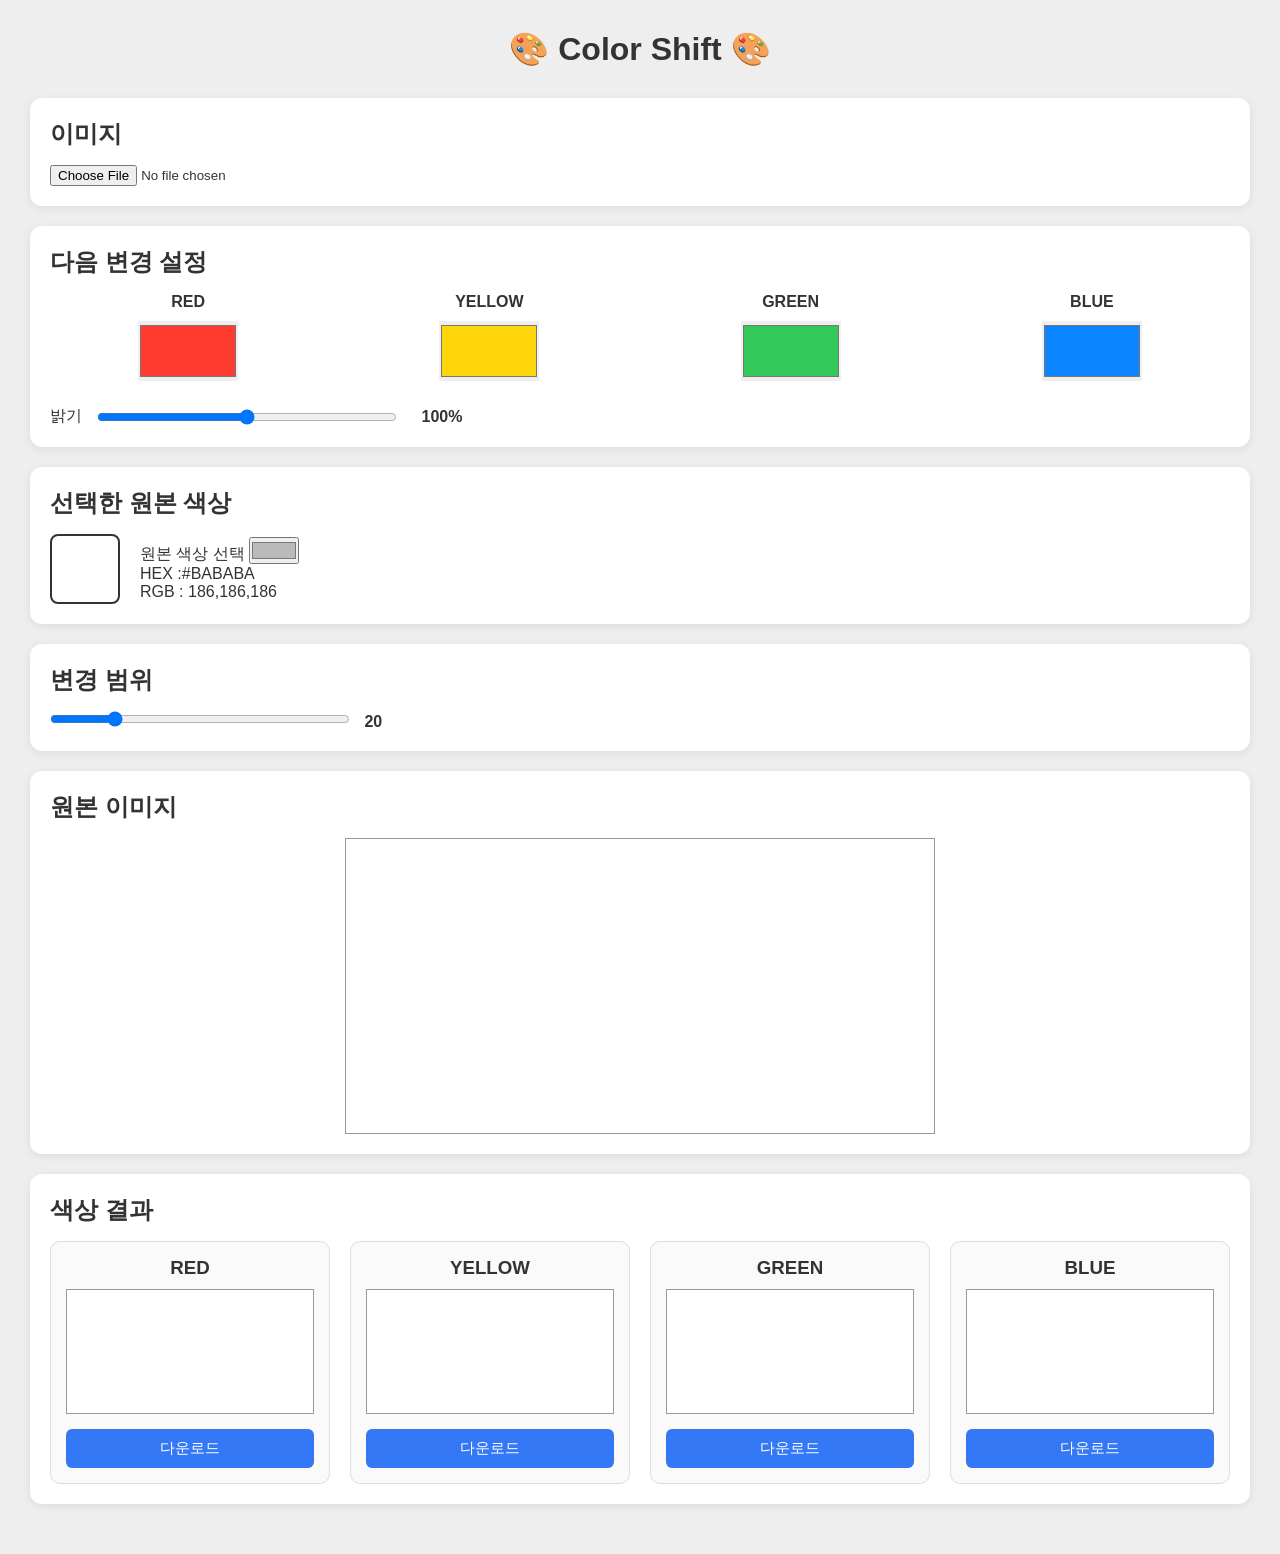
<file: canvas_4/index.html>
<!DOCTYPE html>
<html lang="ko">
<head>
    <meta charset="UTF-8">
    <meta name="viewport" content="width=device-width, initial-scale=1.0">
    <title>Color Shift</title>
    <link rel="stylesheet" href="style.css">
</head>
<body>

    <div class="container">

        <h1>🎨 Color Shift 🎨</h1>


        <!-- 이미지 업로드 -->
        <section class="panel">
            <h2>이미지</h2>
            <input type="file"id="imageInput"accept="image/*">
        </section>



        <!-- 현재 적용 설정 -->

        <section class="panel">

            <h2>다음 변경 설정</h2>

            <div class="paletteGrid">
                <div class="paletteItem">
                    <label>RED</label>
                    <input type="color" id="color0" value="#ff3b30">
                </div>
                <div class="paletteItem">
                    <label>YELLOW</label>
                    <input type="color" id="color1" value="#ffd60a">
                </div>
                <div class="paletteItem">
                    <label>GREEN</label>
                    <input type="color" id="color2" value="#34c759">
                </div>
                <div class="paletteItem">
                    <label>BLUE</label>
                    <input type="color" id="color3" value="#0a84ff">
                </div>
            </div>

            <div class="brightnessBox">
                <label>밝기</label>
                <input type="range" id="brightness" min="50" max="150" value="100">
                <span id="brightnessValue"> 100% </span>
            </div>

        </section>

        <!-- 선택 색상 -->

        <section class="panel">
            <h2>선택한 원본 색상</h2>
            <div class="pickedBox">
                <div id="pickedPreview"></div>
                <div>
                    <div>
                        원본 색상 선택
                        <input type="color" id="sourceColor" value="#BABABA">
                    </div>
                    <div>
                        HEX :<span id="pickedHex">#BABABA</span>
                    </div>
                    <div>
                        RGB : <span id="pickedRgb">186,186,186</span>
                    </div>
                </div>
            </div>
        </section>

        <!-- 허용 오차 -->

        <section class="panel">
            <h2>변경 범위</h2>
            <input type="range" id="tolerance" min="0" max="100" value="20">
            <span id="toleranceValue"> 20 </span>
        </section>

        <!-- 원본 -->

        <section class="panel">
            <h2>원본 이미지</h2>
            <canvas id="sourceCanvas"></canvas>
        </section>

        <!-- 결과 -->

        <section class="panel">

            <h2>색상 결과</h2>

            <div class="previewGrid">
                <div class="previewItem">
                    <h3>RED</h3>
                    <canvas id="canvas0"></canvas>
                    <button class="downloadBtn" data-index="0">다운로드</button>
                </div>
                <div class="previewItem">
                    <h3>YELLOW</h3>
                    <canvas id="canvas1"></canvas>
                    <button class="downloadBtn" data-index="1">다운로드</button>
                </div>
                <div class="previewItem">
                    <h3>GREEN</h3>
                    <canvas id="canvas2"></canvas>
                    <button class="downloadBtn" data-index="2">다운로드</button>
                </div>
                <div class="previewItem">
                    <h3>BLUE</h3>
                    <canvas id="canvas3"></canvas>
                    <button class="downloadBtn" data-index="3">다운로드</button>
                </div>
            </div>

        </section>

    </div>

    <script src="app.js"></script>

</body>
</html>
</file>
<file: canvas_4/style.css>
*{
    margin:0;
    padding:0;
    box-sizing:border-box;
}

body{
    font-family:Arial,Helvetica,sans-serif;
    background:#eeeeee;
    padding:30px;
    color:#333;
}

.container{
    max-width:1600px;
    margin:auto;
}

h1{
    text-align:center;
    margin-bottom:30px;
}

h2{
    margin-bottom:15px;
}

h3{
    text-align:center;
    margin-bottom:10px;
}

.panel{
    background:white;
    border-radius:12px;
    padding:20px;
    margin-bottom:20px;
    box-shadow: 0 2px 8px rgba(0,0,0,0.08);
}

/* 컬러 팔레트 */

.paletteGrid{
    display:grid;
    grid-template-columns: repeat(4,1fr);
    gap:25px;
}

.paletteItem{
    text-align:center;
}

.paletteItem label{
    display:block;
    font-weight:bold;
    margin-bottom:10px;
}

.paletteItem input[type="color"]{
    width:100px;
    height:60px;
    border:none;
    cursor:pointer;
}

/* 밝기 */

.brightnessBox{
    margin-top:25px;
    display:flex;
    align-items:center;
    gap:15px;
}

#brightness{
    width:300px;
}

#brightnessValue{
    width:60px;
    font-weight:bold;
    text-align:center;
}

/* 선택 색상 */

.pickedBox{
    display:flex;
    align-items:center;
    gap:20px;
}

#pickedPreview{
    width:70px;
    height:70px;
    border:2px solid #333;
    border-radius:8px;
    background:white;
}

/* 슬라이더 */

#tolerance{
    width:300px;
}

#toleranceValue{
    font-weight:bold;
    margin-left:10px;
}

/*  캔버스 */

canvas{
    image-rendering: pixelated;
}

#sourceCanvas{
    display:block;
    width:50%;
    max-width:600px;
    border:1px solid #999;
    margin:auto;
    cursor:crosshair;
}

/* 결과 4개 */

.previewGrid{
    display:grid;
    grid-template-columns: repeat(4,1fr);
    gap:20px;
}

.previewItem{
    background:#fafafa;
    padding:15px;
    border: 1px solid #ddd;
    border-radius:10px;
}

.previewItem canvas{
    width:100%;
    display:block;
    border:1px solid #999;
    background:white;
    margin-bottom:15px;
}

/* 버튼 */

.downloadBtn{
    width:100%;
    padding:10px;
    border:none;
    border-radius:6px;
    background:#3478f6;
    color:white;
    cursor:pointer;
    font-size:15px;
}

.downloadBtn:hover{
    background:#155ed8;
}

/* 반응형 */

@media(max-width:1200px){
    .previewGrid{
        grid-template-columns: repeat(2,1fr);
    }
}

@media(max-width:700px){
    body{
        padding:15px;
    }
    .paletteGrid{
        grid-template-columns: repeat(2,1fr);

    }
    .previewGrid{
        grid-template-columns: 1fr;
    }
    #sourceCanvas{
        width:100%;
    }
}
</file>
